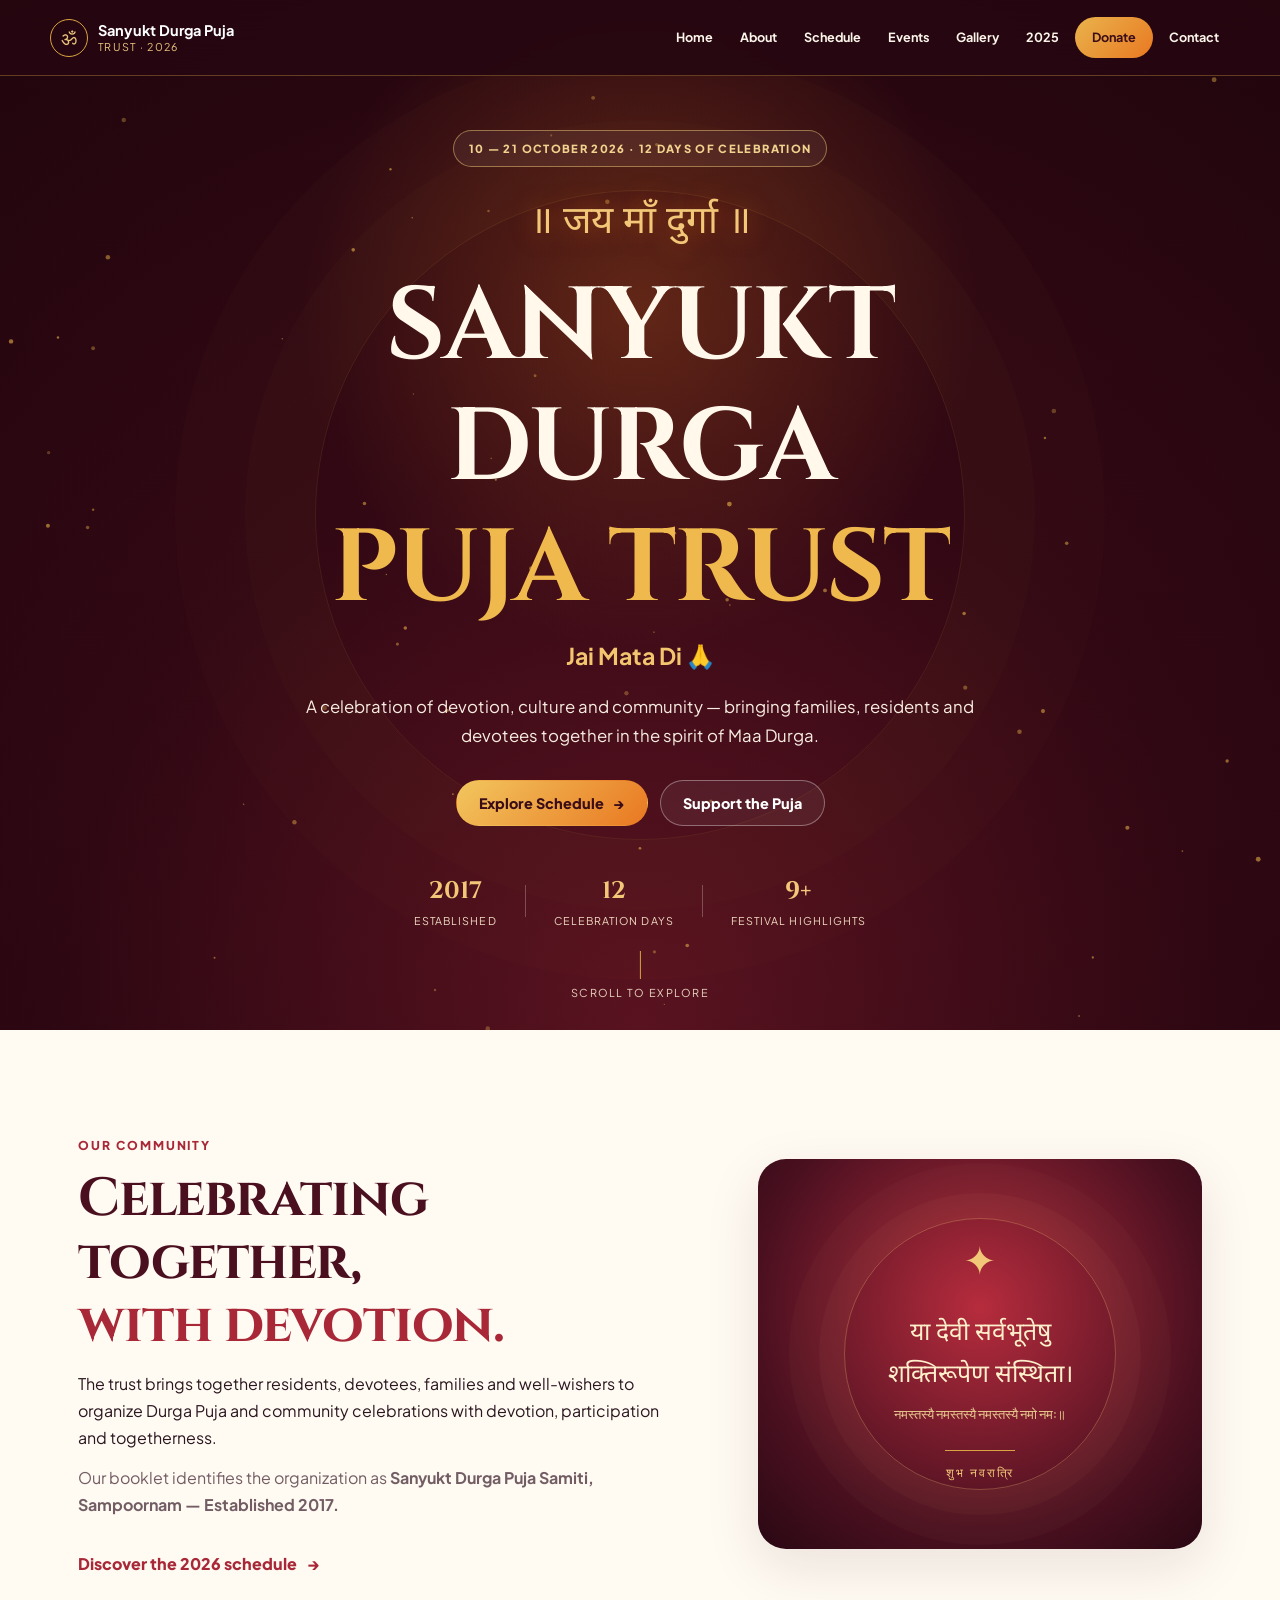
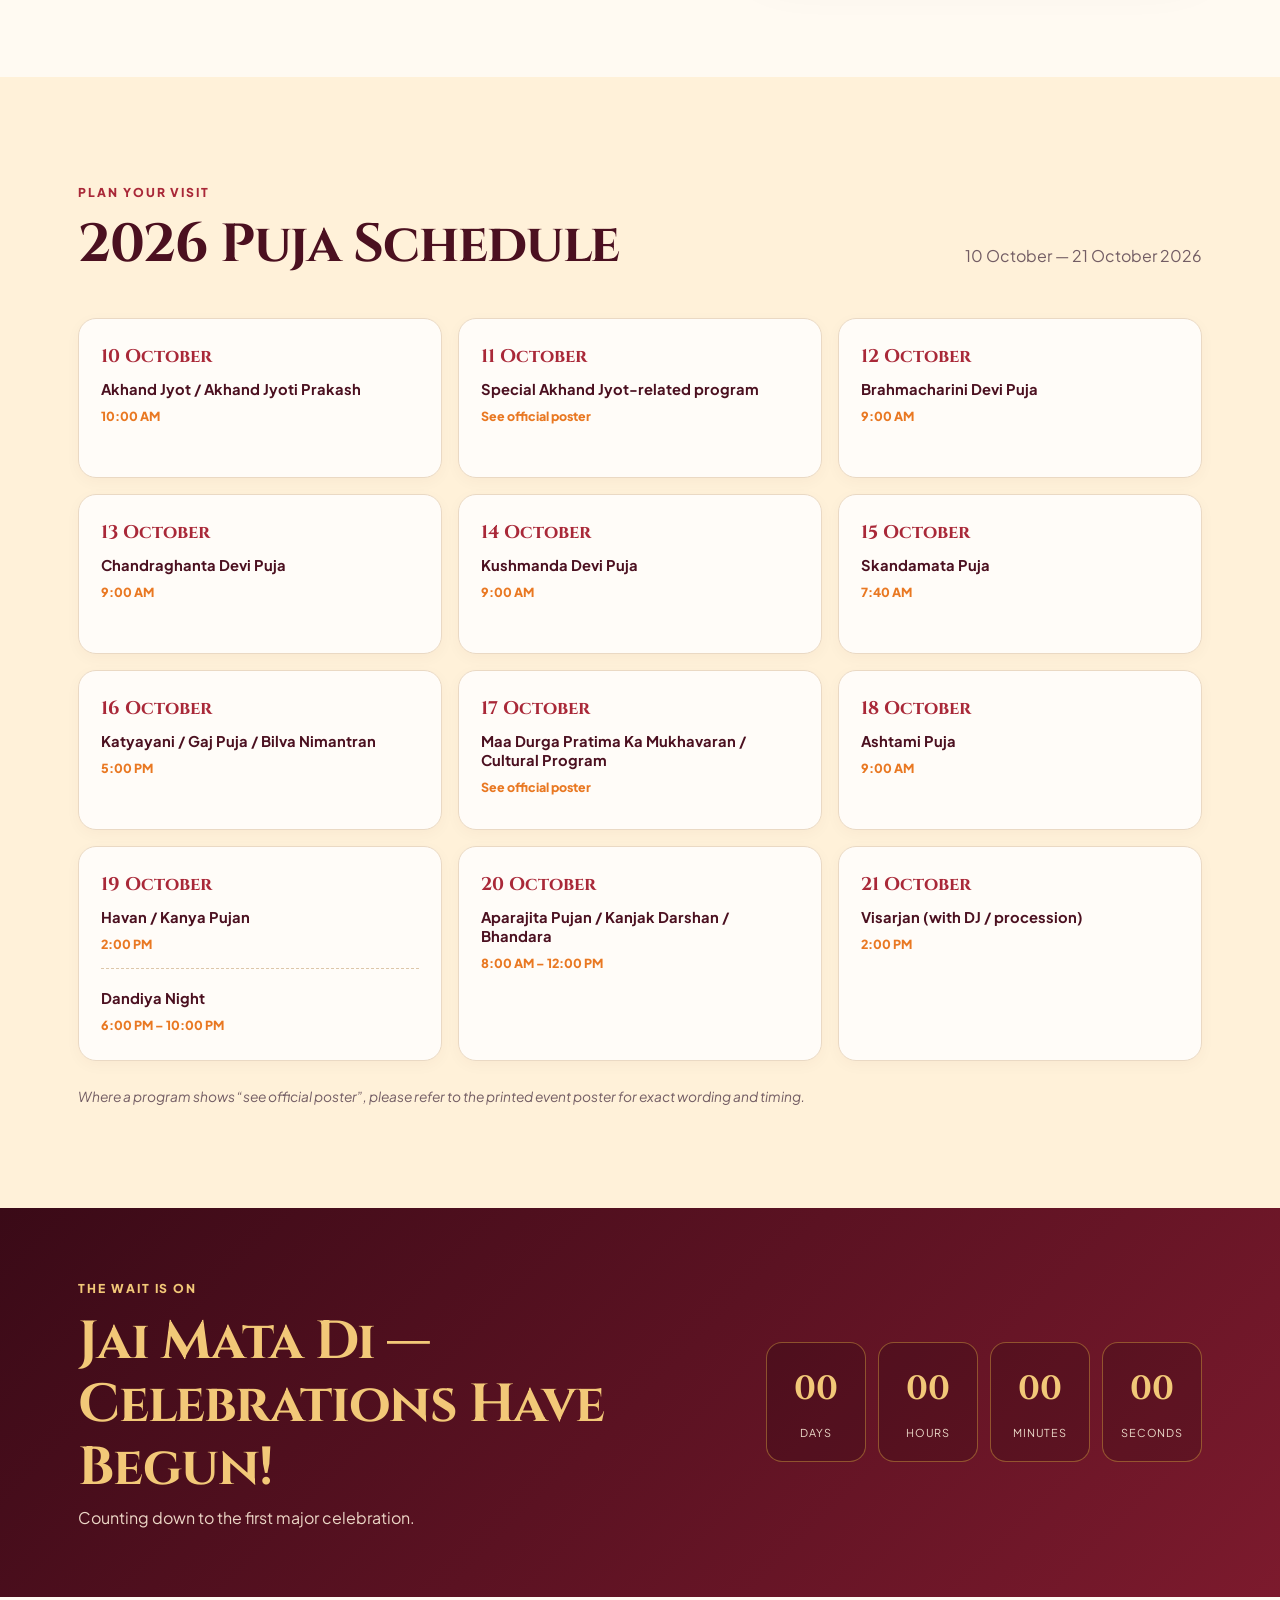
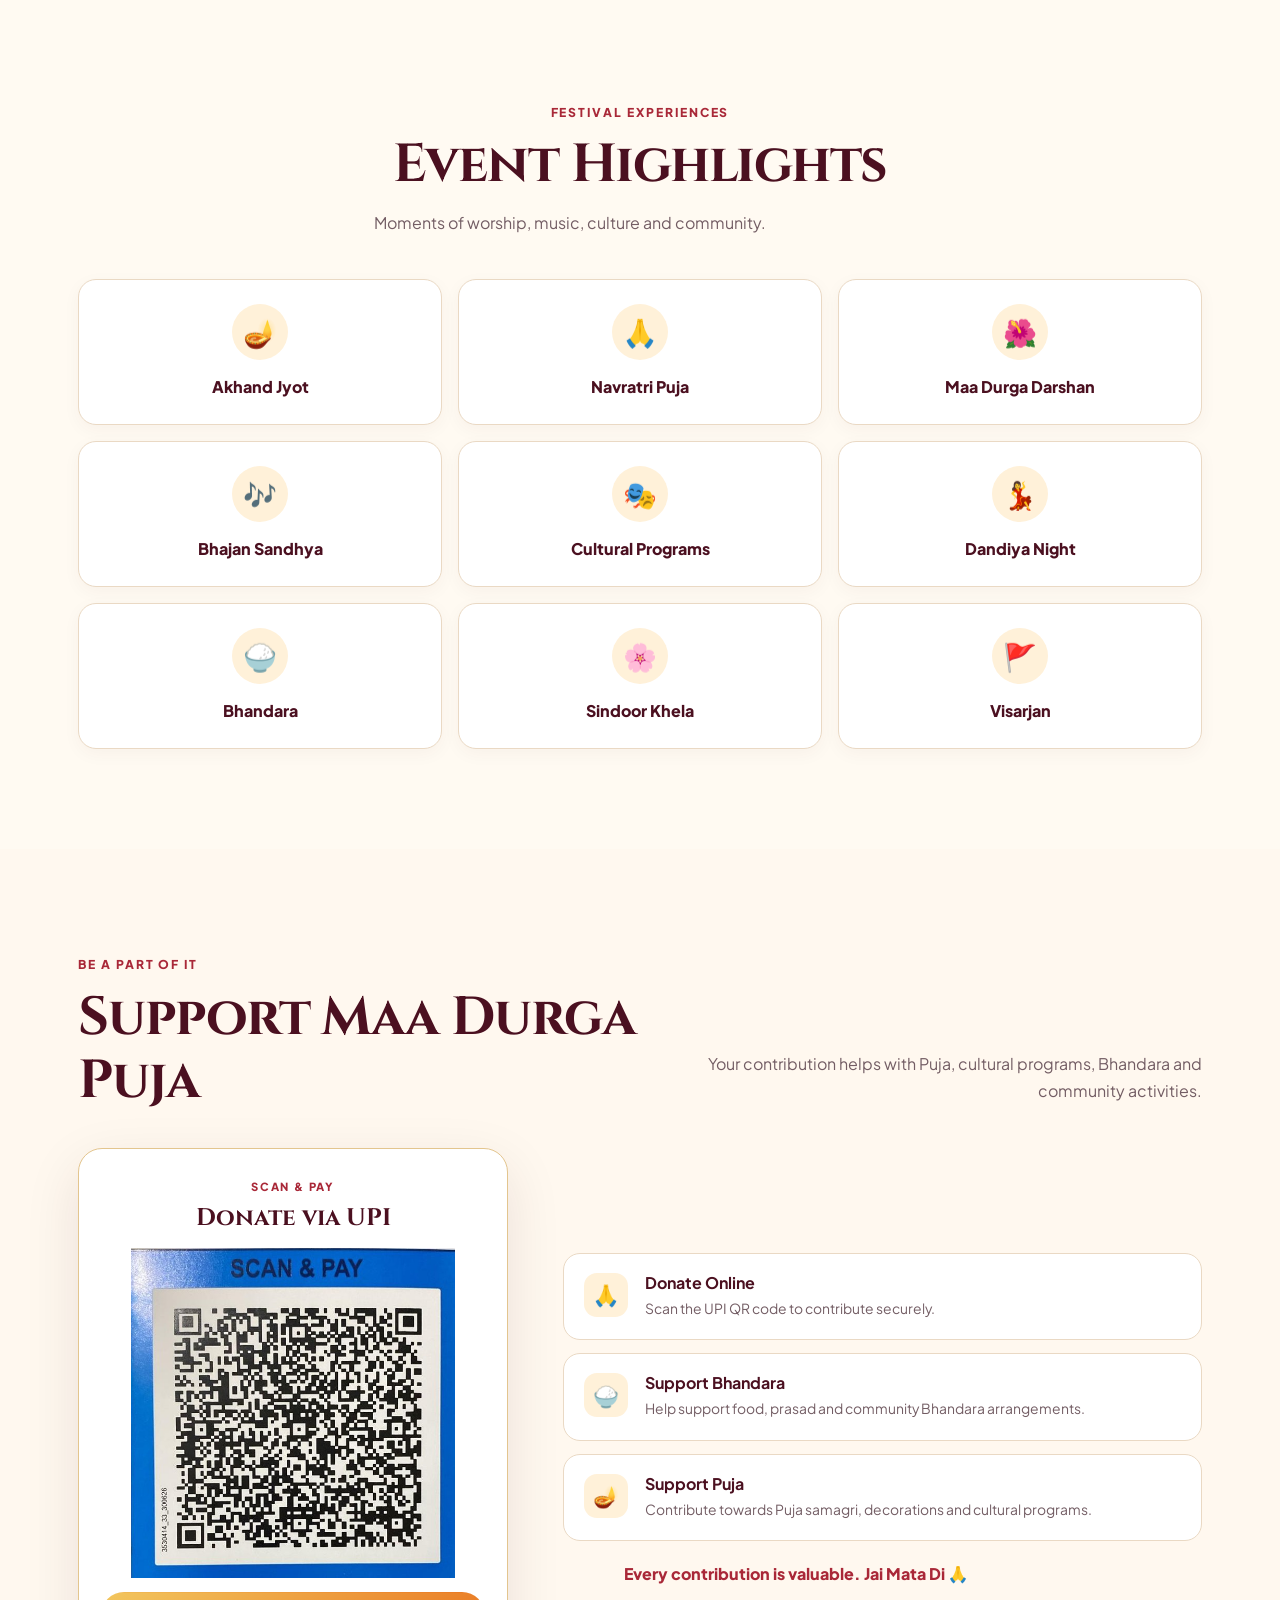
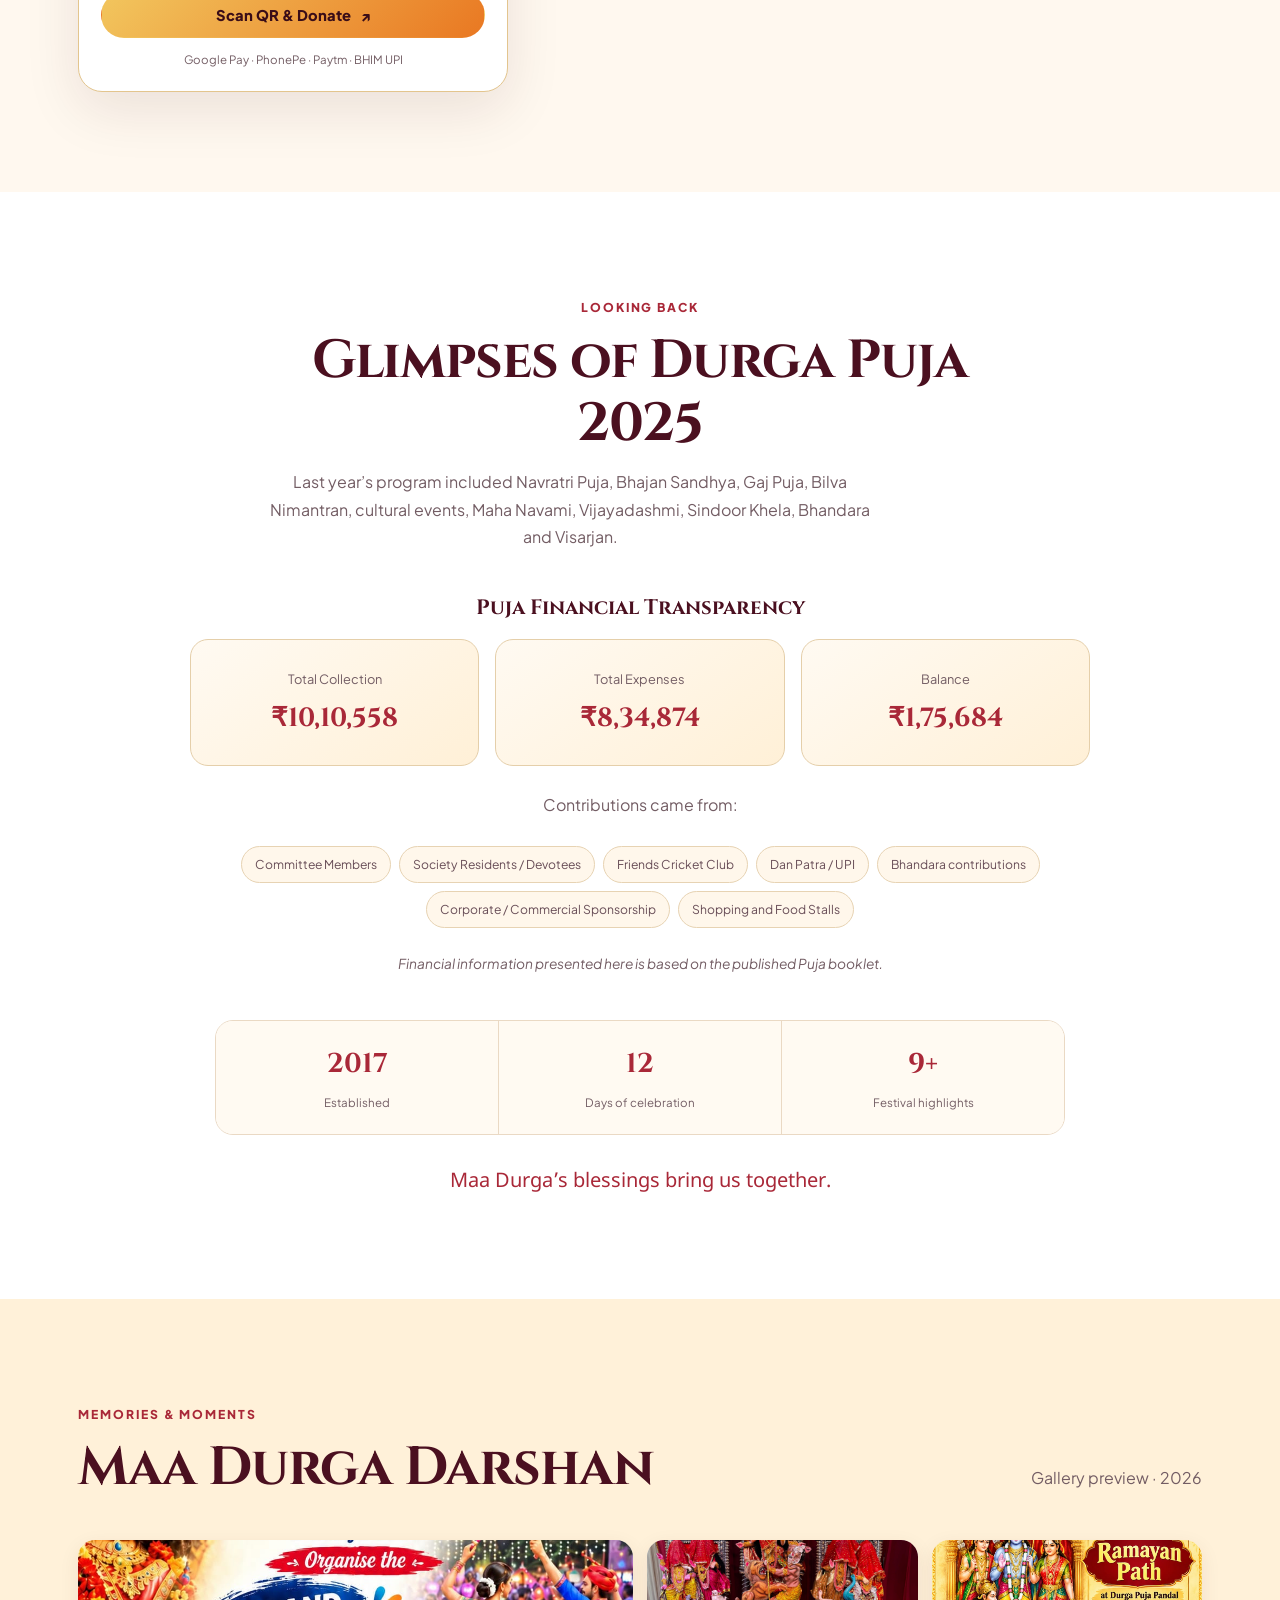
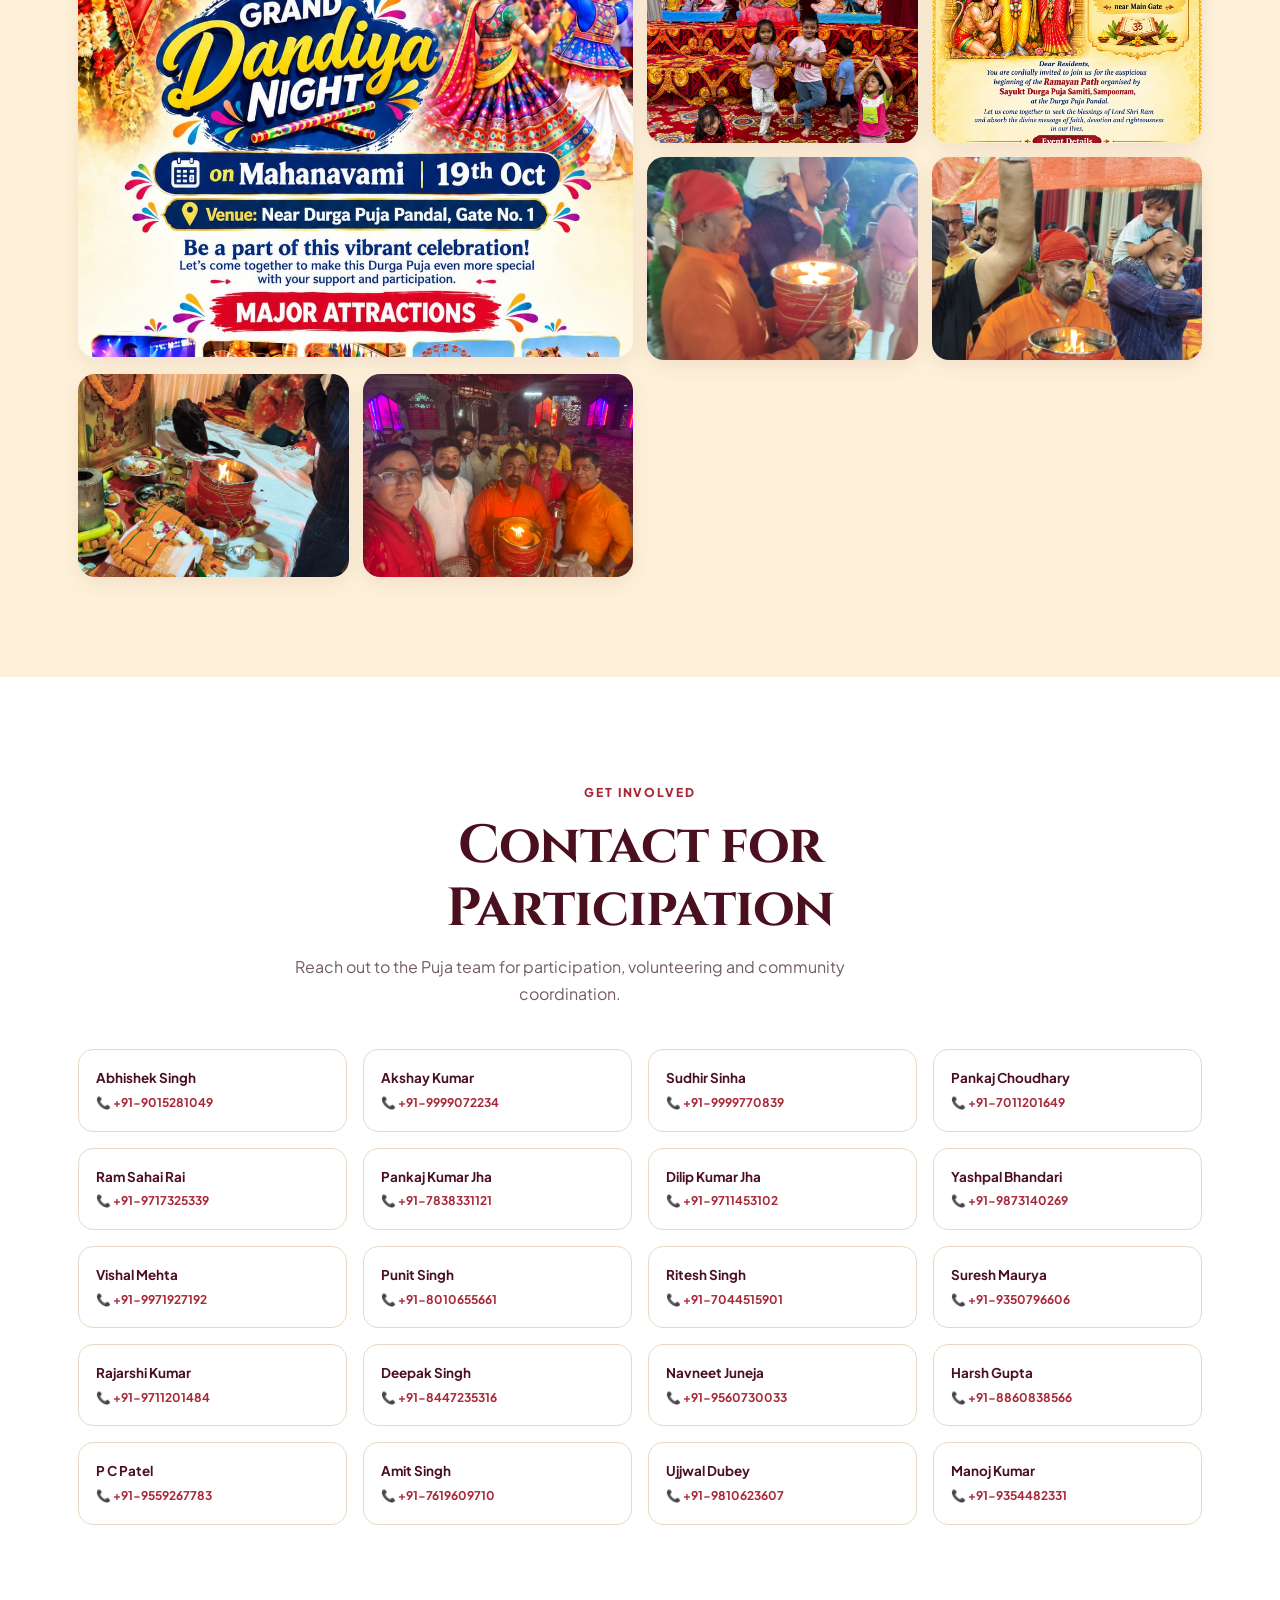
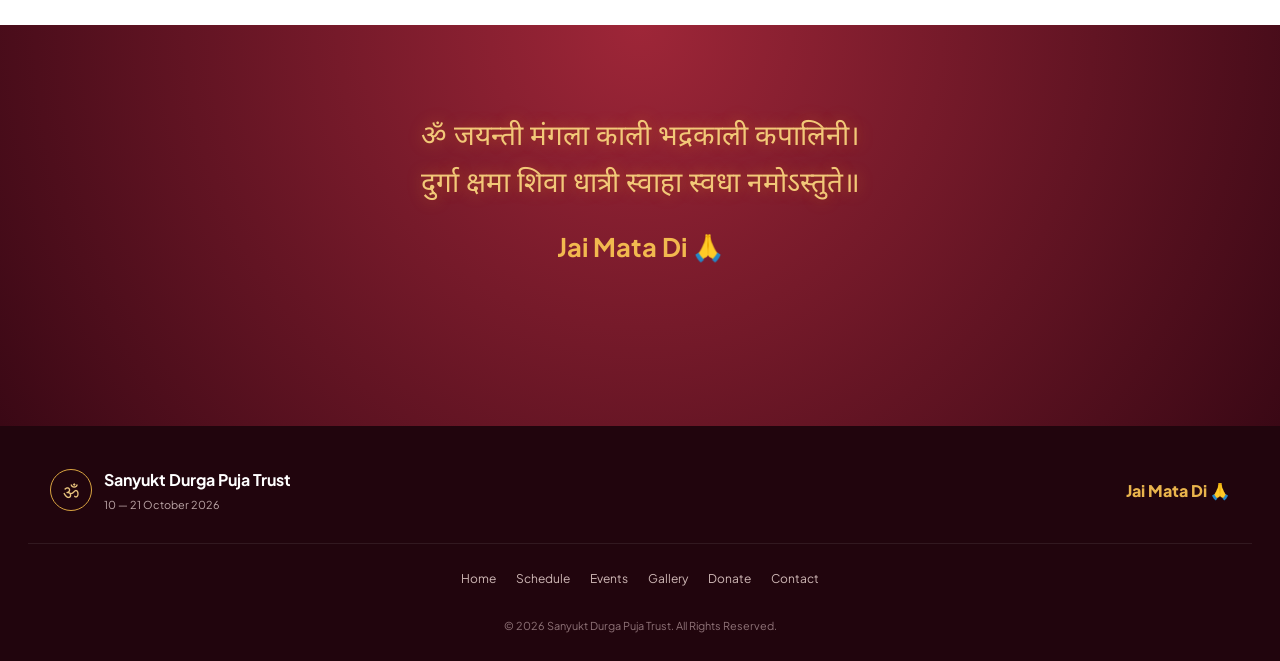
<file: index.html>
<!DOCTYPE html>
<html lang="en">
<head>
<meta charset="UTF-8">
<meta name="viewport" content="width=device-width, initial-scale=1">
<title>Sanyukt Durga Puja Trust 2026 | Jai Mata Di</title>
<meta name="description" content="Sanyukt Durga Puja Trust 2026 — Puja schedule, events, gallery, donation and community contacts. 10–21 October 2026.">
<link rel="preconnect" href="https://fonts.googleapis.com">
<link rel="preconnect" href="https://fonts.gstatic.com" crossorigin>
<link href="https://fonts.googleapis.com/css2?family=Cinzel:wght@500;600;700&family=Noto+Sans+Devanagari:wght@400;500;600;700&family=Plus+Jakarta+Sans:wght@400;500;600;700&display=swap" rel="stylesheet">
<link rel="stylesheet" href="style.css">
</head>
<body>
<header class="nav" id="nav">
  <a class="brand" href="#home" aria-label="Sanyukt Durga Puja Trust home">
    <span class="brand-mark">ॐ</span>
    <span><b>Sanyukt Durga Puja</b><small>Trust · 2026</small></span>
  </a>
  <button class="burger" id="burger" aria-label="Open navigation menu" aria-expanded="false" aria-controls="menu">
    <span></span><span></span><span></span>
  </button>
  <nav id="menu" aria-label="Main navigation">
    <a href="#home">Home</a>
    <a href="#about">About</a>
    <a href="#schedule">Schedule</a>
    <a href="#events">Events</a>
    <a href="#gallery">Gallery</a>
    <a href="#previous">2025</a>
    <a class="nav-donate" href="#donate">Donate</a>
    <a href="#contact">Contact</a>
  </nav>
</header>

<main>
<section class="hero" id="home">
  <canvas id="sparks" aria-hidden="true"></canvas>
  <div class="hero-glow"></div>
  <div class="hero-in">
    <span class="hero-pill">10 — 21 OCTOBER 2026 · 12 DAYS OF CELEBRATION</span>
    <p class="deva">॥ जय माँ दुर्गा ॥</p>
    <h1>Sanyukt Durga<br><span>Puja Trust</span></h1>
    <p class="jmd">Jai Mata Di <span>🙏</span></p>
    <p class="lead">A celebration of devotion, culture and community — bringing families, residents and devotees together in the spirit of Maa Durga.</p>
    <div class="btns">
      <a class="btn gold" href="#schedule">Explore Schedule <span>→</span></a>
      <a class="btn ghost" href="#donate">Support the Puja</a>
    </div>
    <div class="hero-stats">
      <div><b>2017</b><span>Established</span></div>
      <i></i>
      <div><b>12</b><span>Celebration Days</span></div>
      <i></i>
      <div><b>9+</b><span>Festival Highlights</span></div>
    </div>
  </div>
  <div class="scroll-hint" aria-hidden="true"><span></span> Scroll to explore</div>
  <div class="diya" aria-hidden="true"><i></i></div>
</section>

<section class="sec about-sec" id="about">
  <div class="wrap about-grid">
    <div class="section-intro">
      <span class="eyebrow">OUR COMMUNITY</span>
      <h2>Celebrating together,<br><em>with devotion.</em></h2>
      <p>The trust brings together residents, devotees, families and well-wishers to organize Durga Puja and community celebrations with devotion, participation and togetherness.</p>
      <p class="muted">Our booklet identifies the organization as <strong>Sanyukt Durga Puja Samiti, Sampoornam — Established 2017.</strong></p>
      <a class="text-link" href="#schedule">Discover the 2026 schedule <span>→</span></a>
    </div>
    <div class="mantra-card">
      <div class="mandala">✦</div>
      <p class="deva">या देवी सर्वभूतेषु<br>शक्तिरूपेण संस्थिता।</p>
      <small>नमस्तस्यै नमस्तस्यै नमस्तस्यै नमो नमः॥</small>
      <div class="card-line"></div>
      <span>शुभ नवरात्रि</span>
    </div>
  </div>
</section>

<section class="sec schedule-sec" id="schedule">
  <div class="wrap">
    <div class="section-head">
      <div>
        <span class="eyebrow">PLAN YOUR VISIT</span>
        <h2>2026 Puja Schedule</h2>
      </div>
      <p>10 October — 21 October 2026</p>
    </div>
    <div class="timeline" id="timeline"></div>
    <p class="note">Where a program shows “see official poster”, please refer to the printed event poster for exact wording and timing.</p>
  </div>
</section>

<section class="sec count" id="countdown">
  <div class="wrap countdown-wrap">
    <div>
      <span class="eyebrow light">THE WAIT IS ON</span>
      <h2 id="cd-title">Maa Durga is Coming!</h2>
      <p>Counting down to the first major celebration.</p>
    </div>
    <div class="cd" id="cd">
      <div><b id="d">00</b><span>Days</span></div>
      <div><b id="h">00</b><span>Hours</span></div>
      <div><b id="m">00</b><span>Minutes</span></div>
      <div><b id="s">00</b><span>Seconds</span></div>
    </div>
  </div>
</section>

<section class="sec" id="events">
  <div class="wrap">
    <div class="center section-title">
      <span class="eyebrow">FESTIVAL EXPERIENCES</span>
      <h2>Event Highlights</h2>
      <p>Moments of worship, music, culture and community.</p>
    </div>
    <div class="grid ev" id="evgrid"></div>
  </div>
</section>

<section class="sec donate-sec" id="donate">
  <div class="wrap">
    <div class="section-head donate-head">
      <div>
        <span class="eyebrow">BE A PART OF IT</span>
        <h2>Support Maa Durga Puja</h2>
      </div>
      <p>Your contribution helps with Puja, cultural programs, Bhandara and community activities.</p>
    </div>
    <div class="don">
      <div class="qrcard">
        <span class="qr-label">SCAN & PAY</span>
        <h3>Donate via UPI</h3>
        <button class="qrbtn" id="qrOpen" aria-label="Tap to enlarge the donation QR code">
          <img src="assets/qr-donation.jpg" alt="Donation QR code for Sanyukt Durga Puja Trust" width="720" height="1280">
        </button>
        <button class="btn gold big" id="qrOpen2">Scan QR & Donate <span>↗</span></button>
        <small>Google Pay · PhonePe · Paytm · BHIM UPI</small>
      </div>
      <div class="dcards">
        <article><span class="mini-icon">🙏</span><div><h3>Donate Online</h3><p>Scan the UPI QR code to contribute securely.</p></div></article>
        <a class="dcard-link" href="bhandara.html"><article><span class="mini-icon">🍚</span><div><h3>Support Bhandara</h3><p>Help support food, prasad and community Bhandara arrangements.</p></div></article></a>
        <article><span class="mini-icon">🪔</span><div><h3>Support Puja</h3><p>Contribute towards Puja samagri, decorations and cultural programs.</p></div></article>
        <p class="thanks">Every contribution is valuable. Jai Mata Di 🙏</p>
      </div>
    </div>
  </div>
</section>

<section class="sec previous-sec" id="previous">
  <div class="wrap">
    <div class="section-title center">
      <span class="eyebrow">LOOKING BACK</span>
      <h2>Glimpses of Durga Puja 2025</h2>
      <p>Last year’s program included Navratri Puja, Bhajan Sandhya, Gaj Puja, Bilva Nimantran, cultural events, Maha Navami, Vijayadashmi, Sindoor Khela, Bhandara and Visarjan.</p>
    </div>
    <h3 class="subheading">Puja Financial Transparency</h3>
    <div class="grid fin">
      <div><span>Total Collection</span><b>₹10,10,558</b></div>
      <div><span>Total Expenses</span><b>₹8,34,874</b></div>
      <div><span>Balance</span><b>₹1,75,684</b></div>
    </div>
    <p class="center sub">Contributions came from:</p>
    <ul class="chips">
      <li>Committee Members</li><li>Society Residents / Devotees</li><li>Friends Cricket Club</li><li>Dan Patra / UPI</li><li>Bhandara contributions</li><li>Corporate / Commercial Sponsorship</li><li>Shopping and Food Stalls</li>
    </ul>
    <p class="note center">Financial information presented here is based on the published Puja booklet.</p>
    <div class="celebrate-strip">
      <div><b>2017</b><span>Established</span></div>
      <div><b>12</b><span>Days of celebration</span></div>
      <div><b>9+</b><span>Festival highlights</span></div>
    </div>
    <p class="center quote">Maa Durga’s blessings bring us together.</p>
  </div>
</section>

<section class="sec gallery-sec" id="gallery">
  <div class="wrap">
    <div class="section-head">
      <div>
        <span class="eyebrow">MEMORIES & MOMENTS</span>
        <h2>Maa Durga Darshan</h2>
      </div>
      <p>Gallery preview · 2026</p>
    </div>
    <div class="gal" id="gal"></div>
  </div>
</section>

<section class="sec contact-sec" id="contact">
  <div class="wrap">
    <div class="section-title center">
      <span class="eyebrow">GET INVOLVED</span>
      <h2>Contact for Participation</h2>
      <p>Reach out to the Puja team for participation, volunteering and community coordination.</p>
    </div>
    <div class="grid ct" id="ct"></div>
  </div>
</section>

<section class="devo">
  <div class="wrap center">
    <p class="deva big">ॐ जयन्ती मंगला काली भद्रकाली कपालिनी।<br>दुर्गा क्षमा शिवा धात्री स्वाहा स्वधा नमोऽस्तुते॥</p>
    <h3>Jai Mata Di 🙏</h3>
    <div class="diyas" aria-hidden="true"><div class="diya"><i></i></div><div class="diya"><i></i></div><div class="diya"><i></i></div></div>
  </div>
</section>
</main>

<footer>
  <div class="footer-main">
    <div class="footer-brand"><span class="brand-mark">ॐ</span><div><strong>Sanyukt Durga Puja Trust</strong><small>10 — 21 October 2026</small></div></div>
    <p>Jai Mata Di 🙏</p>
  </div>
  <nav aria-label="Footer"><a href="#home">Home</a><a href="#schedule">Schedule</a><a href="#events">Events</a><a href="#gallery">Gallery</a><a href="#donate">Donate</a><a href="#contact">Contact</a></nav>
  <small>© 2026 Sanyukt Durga Puja Trust. All Rights Reserved.</small>
</footer>

<div class="lb" id="lb" role="dialog" aria-modal="true" aria-label="Image viewer" hidden>
  <button class="x" id="lbx" aria-label="Close">✕</button>
  <button class="pv" id="lbp" aria-label="Previous">‹</button>
  <img id="lbimg" alt="">
  <button class="nx" id="lbn" aria-label="Next">›</button>
</div>
<script src="script.js"></script>
</body>
</html>
</file>
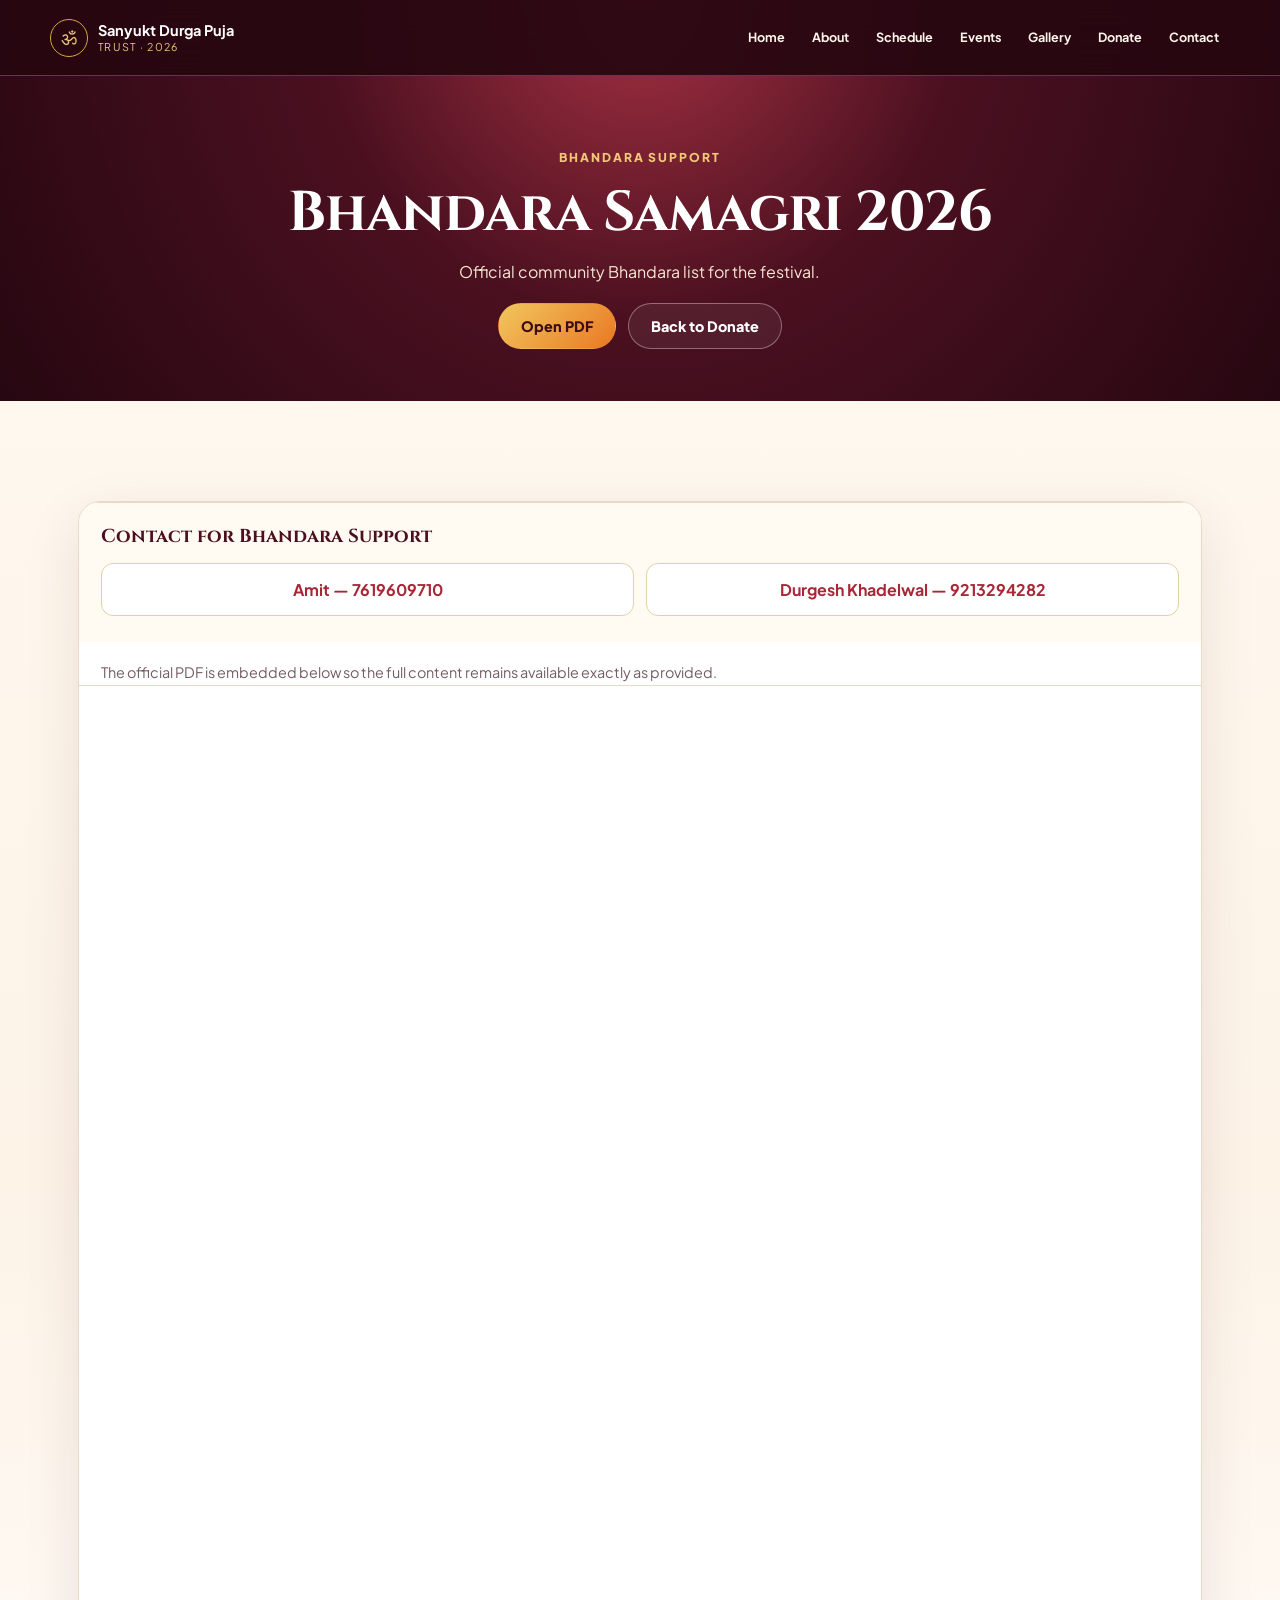
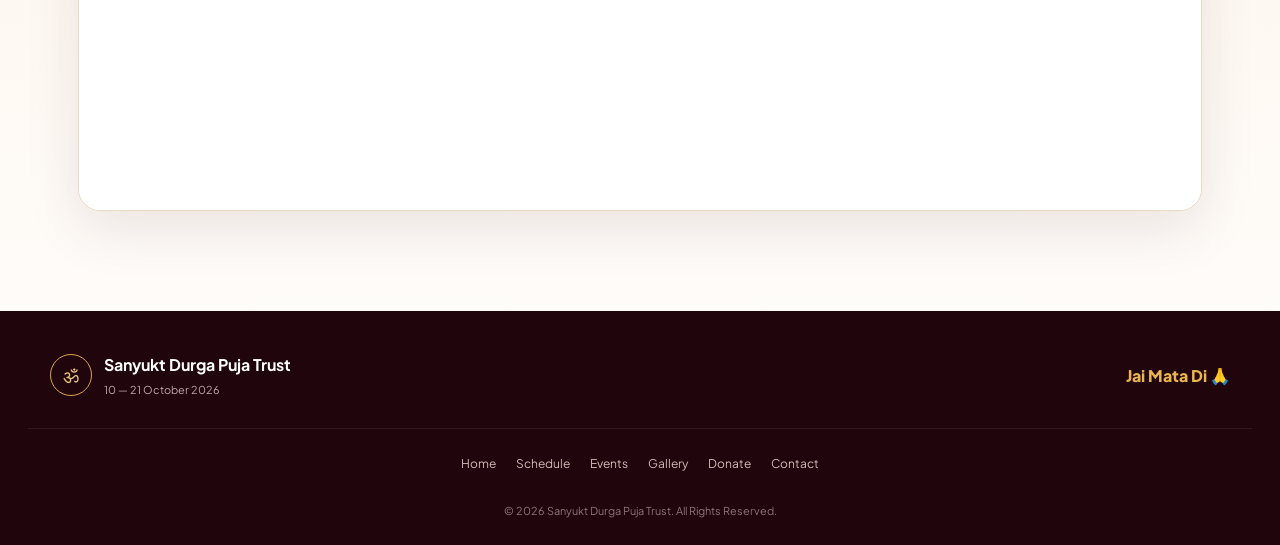
<file: bhandara.html>
<!DOCTYPE html>
<html lang="en">
<head>
  <meta charset="UTF-8">
  <meta name="viewport" content="width=device-width, initial-scale=1">
  <title>Bhandara Samagri 2026 | Sanyukt Durga Puja Trust</title>
  <meta name="description" content="Bhandara Samagri list for Sanyukt Durga Puja Trust 2026. Official food and item list for the community Bhandara.">
  <link rel="preconnect" href="https://fonts.googleapis.com">
  <link rel="preconnect" href="https://fonts.gstatic.com" crossorigin>
  <link href="https://fonts.googleapis.com/css2?family=Cinzel:wght@500;600;700&family=Noto+Sans+Devanagari:wght@400;500;600;700&family=Plus+Jakarta+Sans:wght@400;500;600;700&display=swap" rel="stylesheet">
  <link rel="stylesheet" href="style.css">
</head>
<body class="doc-page">
  <header class="nav" id="nav">
    <a class="brand" href="index.html#home" aria-label="Sanyukt Durga Puja Trust home">
      <span class="brand-mark">ॐ</span>
      <span><b>Sanyukt Durga Puja</b><small>Trust · 2026</small></span>
    </a>
    <nav aria-label="Main navigation">
      <a href="index.html#home">Home</a>
      <a href="index.html#about">About</a>
      <a href="index.html#schedule">Schedule</a>
      <a href="index.html#events">Events</a>
      <a href="index.html#gallery">Gallery</a>
      <a href="index.html#donate">Donate</a>
      <a href="index.html#contact">Contact</a>
    </nav>
  </header>

  <main>
    <section class="page-hero">
      <div class="wrap">
        <div class="doc-meta">
          <span class="eyebrow">Bhandara Support</span>
          <h1>Bhandara Samagri 2026</h1>
          <p>Official community Bhandara list for the festival.</p>
          <div class="doc-actions">
            <a class="btn gold" href="assets/Bhandara%20Samagri_2026%208th%20Oct-26.pdf" target="_blank" rel="noopener">Open PDF</a>
            <a class="btn ghost" href="index.html#donate">Back to Donate</a>
          </div>
        </div>
      </div>
    </section>

    <section class="sec">
      <div class="wrap">
        <div class="doc-card">
          <div class="bhandara-contacts">
            <h3>Contact for Bhandara Support</h3>
            <div class="bhandara-contact-grid">
              <a href="tel:+917619609710">Amit — 7619609710</a>
              <a href="tel:+919213294282">Durgesh Khadelwal — 9213294282</a>
            </div>
          </div>
          <div class="doc-note">The official PDF is embedded below so the full content remains available exactly as provided.</div>
          <div class="doc-viewer">
            <iframe
              src="assets/Bhandara%20Samagri_2026%208th%20Oct-26.pdf"
              title="Bhandara Samagri PDF"
              loading="lazy"
              aria-label="Bhandara Samagri PDF viewer"></iframe>
          </div>
        </div>
      </div>
    </section>
  </main>

  <footer>
    <div class="footer-main">
      <div class="footer-brand"><span class="brand-mark">ॐ</span><div><strong>Sanyukt Durga Puja Trust</strong><small>10 — 21 October 2026</small></div></div>
      <p>Jai Mata Di 🙏</p>
    </div>
    <nav aria-label="Footer"><a href="index.html#home">Home</a><a href="index.html#schedule">Schedule</a><a href="index.html#events">Events</a><a href="index.html#gallery">Gallery</a><a href="index.html#donate">Donate</a><a href="index.html#contact">Contact</a></nav>
    <small>© 2026 Sanyukt Durga Puja Trust. All Rights Reserved.</small>
  </footer>
</body>
</html>
</file>
<file: style.css>
:root{
  --maroon:#4b1020; --deep:#260711; --red:#a92838; --saffron:#e97822; --gold:#d9a441;
  --cream:#fffaf2; --paper:#ffffff; --ink:#2a1720; --muted:#735d64; --line:#ead9c4;
  --nav:76px; --shadow:0 18px 55px rgba(61,18,30,.10);
}
*{box-sizing:border-box;margin:0}
html{scroll-behavior:smooth;scroll-padding-top:calc(var(--nav) + 14px)}
body{font-family:"Plus Jakarta Sans",sans-serif;background:var(--cream);color:var(--ink);line-height:1.7;overflow-x:hidden;font-size:16px}
a{color:inherit}:focus-visible{outline:3px solid var(--saffron);outline-offset:3px}
.deva{font-family:"Noto Sans Devanagari",sans-serif}
h1,h2{font-family:"Cinzel",serif;line-height:1.18;letter-spacing:-.02em}
h2{font-size:clamp(2rem,4.5vw,3.35rem);color:var(--maroon);margin-bottom:.75rem}
h3{color:var(--maroon);line-height:1.3}
.wrap{width:min(1180px,100%);margin:auto;padding:0 28px}.narrow{max-width:820px}.center{text-align:center}
.sec{padding:100px 0;position:relative}.sec.alt{background:#fff1d9}
.eyebrow{display:inline-block;color:var(--red);font-size:.76rem;font-weight:800;letter-spacing:.16em;text-transform:uppercase;margin-bottom:12px}
.eyebrow.light{color:#f2c878}
.section-title{max-width:760px;margin:0 auto 42px}.section-title p,.section-head>p{color:var(--muted);max-width:620px}
.section-head{display:flex;align-items:end;justify-content:space-between;gap:30px;margin-bottom:40px}
.section-head>p{margin-bottom:9px;text-align:right}
.section-head h2{margin:0}
.sub{max-width:760px;margin:0 auto 28px;color:var(--muted)}.muted{color:var(--muted)}
.note{font-size:.86rem;color:var(--muted);margin-top:24px;font-style:italic}
.quote{font-family:"Noto Sans Devanagari","Plus Jakarta Sans";font-size:1.25rem;color:var(--red);margin-top:30px}
.nav{position:fixed;inset:0 0 auto 0;height:var(--nav);z-index:50;display:flex;align-items:center;justify-content:space-between;padding:0 max(24px,calc((100vw - 1180px)/2));background:rgba(38,7,17,.92);backdrop-filter:blur(18px);border-bottom:1px solid rgba(217,164,65,.35)}
.brand{color:#fff;text-decoration:none;display:flex;align-items:center;gap:10px;line-height:1.1}.brand b{display:block;font-size:.91rem}.brand small{display:block;color:#e9c47d;font-size:.67rem;letter-spacing:.12em;text-transform:uppercase;margin-top:3px}
.brand-mark{display:grid;place-items:center;width:38px;height:38px;border:1px solid #d9a441;border-radius:50%;color:#e9c47d;font-size:1.2rem}
.nav nav{display:flex;align-items:center;gap:5px}.nav nav a{color:#fdf5ea;text-decoration:none;font-size:.79rem;font-weight:700;padding:10px 11px;border-radius:99px;transition:.2s}.nav nav a:hover{color:#f4ca75;background:rgba(255,255,255,.07)}
.nav .nav-donate{background:linear-gradient(135deg,#e9b44c,#e97822);color:#3b0d18;padding:10px 17px}.nav .nav-donate:hover{color:#3b0d18;transform:translateY(-1px)}
.burger{display:none;background:none;border:0;padding:8px;cursor:pointer}.burger span{display:block;width:25px;height:2px;background:#e9c47d;margin:5px 0;transition:.25s}
.hero{min-height:100svh;display:grid;place-items:center;text-align:center;color:#fff;position:relative;overflow:hidden;padding:130px 28px 100px;background:radial-gradient(circle at 50% 30%,rgba(233,120,34,.33),transparent 35%),radial-gradient(circle at 50% 100%,#7e1b2c 0,#3b0a17 48%,#21050d 100%)}
.hero:after{content:"";position:absolute;inset:0;background:linear-gradient(180deg,rgba(18,2,8,.08),rgba(18,2,8,.34));pointer-events:none}.hero-glow{position:absolute;width:650px;height:650px;border:1px solid rgba(217,164,65,.16);border-radius:50%;box-shadow:0 0 0 70px rgba(217,164,65,.025),0 0 0 140px rgba(217,164,65,.018)}
#sparks{position:absolute;inset:0;width:100%;height:100%;z-index:1}.hero-in{position:relative;z-index:2;max-width:850px;animation:rise 1s ease both}
.hero-pill{display:inline-block;border:1px solid rgba(238,199,118,.5);background:rgba(255,255,255,.06);backdrop-filter:blur(8px);padding:8px 15px;border-radius:99px;color:#f1d38f;font-size:.7rem;font-weight:800;letter-spacing:.12em;margin-bottom:25px}
.hero .deva{font-size:clamp(1.5rem,4vw,2.4rem);color:#f2c878;text-shadow:0 0 24px rgba(233,120,34,.5)}
.hero h1{font-size:clamp(2.8rem,8vw,6.4rem);margin:10px 0 6px;color:#fff8eb;text-transform:uppercase}
.hero h1 span{color:#f0b94e}
.jmd{font-size:1.45rem;color:#f3c56e;font-weight:700}.lead{margin:18px auto 30px;max-width:690px;font-size:1.05rem;color:#f9ede2}
.btns{display:flex;gap:12px;justify-content:center;flex-wrap:wrap}.btn{display:inline-flex;align-items:center;justify-content:center;gap:9px;padding:13px 22px;border-radius:99px;font-weight:800;text-decoration:none;border:1px solid rgba(217,164,65,.8);cursor:pointer;font:800 .9rem "Plus Jakarta Sans";transition:transform .2s,box-shadow .2s,background .2s}.btn.gold{background:linear-gradient(135deg,#f2c65e,#e97822);color:#3a0d18;border-color:transparent}.btn.ghost{color:#fff;background:rgba(255,255,255,.06);border-color:rgba(255,255,255,.35)}.btn:hover{transform:translateY(-3px);box-shadow:0 12px 30px rgba(233,120,34,.25)}
.hero-stats{display:flex;align-items:center;justify-content:center;gap:28px;margin-top:45px;color:#efd9c0}.hero-stats div{display:flex;flex-direction:column}.hero-stats b{font-family:"Cinzel";font-size:1.5rem;color:#f2c878}.hero-stats span{font-size:.67rem;text-transform:uppercase;letter-spacing:.1em}.hero-stats i{width:1px;height:32px;background:rgba(255,255,255,.25)}
.scroll-hint{position:absolute;bottom:28px;left:50%;transform:translateX(-50%);z-index:2;font-size:.68rem;text-transform:uppercase;letter-spacing:.12em;color:#e8d3bd;display:flex;flex-direction:column;gap:5px;align-items:center}.scroll-hint span{width:1px;height:28px;background:#d9a441}
.diya{position:absolute;bottom:38px;left:50%;width:46px;height:18px;margin-left:-23px;background:#d9a441;border-radius:0 0 46px 46px;z-index:3;display:none}.diya i{position:absolute;left:50%;bottom:16px;width:14px;height:28px;margin-left:-7px;background:radial-gradient(#fff6c0,#e97822 60%,transparent 72%);border-radius:50%;filter:drop-shadow(0 0 12px #ffb84a);animation:flick 1.6s ease-in-out infinite alternate}
.about-grid{display:grid;grid-template-columns:1.15fr .85fr;gap:80px;align-items:center}.section-intro p{max-width:650px;margin-bottom:13px}.section-intro h2 em{color:var(--red);font-style:normal}.text-link{display:inline-flex;gap:10px;color:var(--red);font-weight:800;text-decoration:none;margin-top:18px}.text-link span{transition:.2s}.text-link:hover span{transform:translateX(4px)}
.mantra-card{min-height:390px;border-radius:28px;background:radial-gradient(circle at 50% 38%,#b62c3d,#4b1020 68%,#290813);color:#fff;text-align:center;display:flex;flex-direction:column;align-items:center;justify-content:center;padding:45px;box-shadow:var(--shadow);position:relative;overflow:hidden}.mantra-card:before{content:"";position:absolute;width:270px;height:270px;border:1px solid rgba(242,200,120,.3);border-radius:50%;box-shadow:0 0 0 25px rgba(242,200,120,.03),0 0 0 55px rgba(242,200,120,.025)}.mandala{font-size:2.5rem;color:#f2c878;margin-bottom:20px;z-index:1}.mantra-card .deva{font-size:1.55rem;line-height:1.7;color:#fff0cc;z-index:1}.mantra-card small{color:#e8c98e;margin-top:6px;z-index:1}.card-line{width:70px;height:1px;background:#d9a441;margin:24px 0 12px;z-index:1}.mantra-card>span{font-size:.72rem;text-transform:uppercase;letter-spacing:.18em;color:#f2c878;z-index:1}
.schedule-sec{background:#fff1d9}.timeline{display:grid;grid-template-columns:repeat(3,1fr);gap:16px}.tl{background:rgba(255,255,255,.82);border:1px solid var(--line);border-radius:18px;padding:22px;min-height:160px;transition:.25s;box-shadow:0 4px 15px rgba(75,16,32,.035)}.tl:hover{transform:translateY(-4px);box-shadow:0 15px 35px rgba(75,16,32,.10);border-color:#d9a441}.tl .dt{font-family:"Cinzel";color:var(--red);font-size:1.15rem;font-weight:700}.tl h3{font-size:.92rem;margin:8px 0 2px}.tl .tm{color:var(--saffron);font-size:.78rem;font-weight:800}.tl ul{list-style:none;padding:0}.tl li+li{margin-top:12px;padding-top:12px;border-top:1px dashed #ddc7aa}
.count{background:linear-gradient(135deg,#3a0a17,#7c1a2d);color:#fff;padding:65px 0}.count h2{color:#f2c878;margin:0}.count p{color:#ecd6c6;margin-top:4px}.countdown-wrap{display:flex;align-items:center;justify-content:space-between;gap:40px}.cd{display:flex;gap:12px}.cd div{width:100px;padding:17px 8px;border:1px solid rgba(217,164,65,.45);border-radius:16px;background:rgba(0,0,0,.16);text-align:center}.cd b{display:block;font-family:"Cinzel";font-size:2.1rem;color:#f2c878}.cd span{font-size:.68rem;text-transform:uppercase;letter-spacing:.08em;color:#ead8c7}
.grid{display:grid;gap:16px}.ev{grid-template-columns:repeat(3,1fr)}.ev div{background:#fff;border:1px solid var(--line);border-radius:18px;padding:24px;text-align:center;color:var(--maroon);font-weight:800;transition:.25s;box-shadow:0 5px 18px rgba(75,16,32,.04)}.ev div:hover{transform:translateY(-5px);box-shadow:0 15px 30px rgba(75,16,32,.1);border-color:#d9a441}.ev em{display:grid;place-items:center;width:56px;height:56px;margin:0 auto 13px;border-radius:50%;background:#fff1d9;font-style:normal;font-size:1.7rem}
.donate-sec{background:#fff8ef}.donate-head{margin-bottom:35px}.don{display:grid;grid-template-columns:minmax(300px,430px) 1fr;gap:55px;align-items:center}.qrcard{background:#fff;border:1px solid #e3c58e;border-radius:24px;padding:22px;text-align:center;box-shadow:var(--shadow)}.qr-label{display:inline-block;color:var(--red);font-size:.7rem;font-weight:900;letter-spacing:.16em}.qrcard h3{font-family:"Cinzel";font-size:1.5rem;margin:4px 0}.qrbtn{display:block;width:100%;margin:14px 0;padding:0;border:0;background:none;cursor:zoom-in}.qrbtn img{display:block;width:100%;height:330px;object-fit:contain;background:#fff;border-radius:13px}.qrcard small{display:block;margin-top:12px;color:var(--muted);font-size:.72rem}.big{width:100%;font-size:.92rem}.dcards{display:grid;gap:13px}.dcards article{display:flex;gap:17px;align-items:flex-start;background:#fff;border:1px solid var(--line);padding:19px 20px;border-radius:17px}.dcards article h3{font-size:1rem;margin-bottom:3px}.dcards article p{font-size:.87rem;color:var(--muted)}.mini-icon{display:grid;place-items:center;flex:0 0 44px;height:44px;border-radius:13px;background:#fff1d9;font-size:1.3rem}.thanks{font-weight:800;color:var(--red);font-size:1rem;margin:6px 0 0 61px}
.previous-sec{background:#fff}.subheading{text-align:center;font-family:"Cinzel";font-size:1.3rem;color:var(--maroon);margin:45px 0 17px}.fin{grid-template-columns:repeat(3,1fr);max-width:900px;margin:0 auto 25px}.fin div{background:linear-gradient(145deg,#fffaf2,#fff0d7);border:1px solid #e5cfaa;border-radius:18px;padding:24px;text-align:center}.fin b{display:block;font-family:"Cinzel";font-size:1.65rem;color:var(--red);margin-top:5px}.fin span{font-size:.8rem;color:var(--muted)}.chips{list-style:none;padding:0;display:flex;flex-wrap:wrap;gap:8px;justify-content:center;max-width:900px;margin:auto}.chips li{padding:7px 13px;background:#fff7eb;border:1px solid #e7d3b3;border-radius:99px;font-size:.76rem;color:#684d57}.celebrate-strip{display:flex;justify-content:center;gap:0;max-width:850px;margin:45px auto 0;border:1px solid var(--line);border-radius:18px;overflow:hidden}.celebrate-strip div{flex:1;text-align:center;padding:20px;background:#fffaf2}.celebrate-strip div+div{border-left:1px solid var(--line)}.celebrate-strip b{display:block;font-family:"Cinzel";font-size:1.7rem;color:var(--red)}.celebrate-strip span{font-size:.72rem;color:var(--muted)}
.gallery-sec{background:#fff1d9}.gal{display:grid;grid-template-columns:repeat(4,1fr);gap:14px}.gal button{position:relative;border:0;padding:0;cursor:zoom-in;border-radius:17px;overflow:hidden;aspect-ratio:4/3;background:#fff;box-shadow:0 6px 20px rgba(75,16,32,.08)}.gal button:nth-child(1){grid-column:span 2;grid-row:span 2}.gal img{width:100%;height:100%;object-fit:cover;transition:transform .45s}.gal button:after{content:"View photo  ↗";position:absolute;left:14px;bottom:12px;background:rgba(38,7,17,.72);color:#fff;padding:6px 10px;border-radius:99px;font-size:.64rem;opacity:0;transform:translateY(5px);transition:.25s}.gal button:hover img{transform:scale(1.06)}.gal button:hover:after{opacity:1;transform:none}.gal .empty{grid-column:1/-1;text-align:center;padding:2.5rem 1rem;border:2px dashed #d9a441;border-radius:18px;background:#fffdf6}
.contact-sec{background:#fff}.ct{grid-template-columns:repeat(4,1fr)}.ct a{display:flex;flex-direction:column;gap:3px;background:#fff;border:1px solid var(--line);border-radius:15px;padding:17px;text-decoration:none;transition:.2s}.ct a:hover{transform:translateY(-3px);background:#fff5e7;border-color:#d9a441}.ct b{font-size:.84rem;color:var(--maroon)}.ct span{color:var(--red);font-size:.75rem;font-weight:700}
.devo{background:radial-gradient(circle at 50% 0,#9e2638,#3a0815);color:#fff;padding:90px 0 75px;text-align:center}.devo .big{font-size:clamp(1.15rem,3vw,1.75rem);color:#f2c878;text-shadow:0 0 16px rgba(242,140,34,.4)}.devo h3{color:#f2b94f;font-size:1.6rem;margin:20px 0 38px}.diyas{display:flex;justify-content:center;gap:55px;height:50px}.diyas .diya{position:relative;inset:auto;margin:0;bottom:auto;left:auto;top:30px}
footer{background:#21050d;color:#e9d7c6;padding:40px 28px 25px}.footer-main{width:min(1180px,100%);margin:auto;display:flex;justify-content:space-between;align-items:center;gap:20px}.footer-brand{display:flex;align-items:center;gap:12px}.footer-brand strong{display:block;color:#fff}.footer-brand small{display:block;color:#bda7a8;font-size:.68rem;margin-top:3px}.footer-main>p{color:#e9b44c;font-weight:800}.footer-main .brand-mark{width:42px;height:42px}footer nav{display:flex;gap:20px;justify-content:center;flex-wrap:wrap;margin:28px 0;border-top:1px solid rgba(255,255,255,.08);padding-top:25px}footer nav a{font-size:.75rem;text-decoration:none;color:#cfb8b6}footer nav a:hover{color:#f2c878}footer>small{display:block;text-align:center;color:#8f7378;font-size:.68rem}
.dcard-link{display:block;text-decoration:none;border-radius:17px;transition:.2s}.dcard-link:hover article{transform:translateY(-3px);box-shadow:0 15px 30px rgba(75,16,32,.10);border-color:#d9a441}.dcard-link article{transition:.2s}
.doc-page{background:linear-gradient(180deg,#fffaf2,#fdf3e7 55%,#fff)}
.page-hero{padding:120px 0 40px;background:radial-gradient(circle at top,#a53142,#4b1020 42%,#260711)}
.page-hero .wrap{display:grid;place-items:center}
.doc-meta{max-width:900px;text-align:center;color:#fff;padding:22px 0 12px}
.doc-meta .eyebrow{color:#f2c878}
.doc-meta h1{font-size:clamp(2.1rem,5vw,3.5rem);margin:0 0 12px;color:#fff}
.doc-meta p{max-width:700px;margin:0 auto 18px;color:#f7e7d2}
.doc-actions{display:flex;justify-content:center;gap:12px;flex-wrap:wrap;margin-top:18px}
.doc-card{background:#fff;border:1px solid #ead9c4;border-radius:22px;overflow:hidden;box-shadow:0 18px 55px rgba(61,18,30,.10)}
.doc-viewer{background:#fff;border-top:1px solid #ead9c4;padding:12px}
.doc-viewer iframe{display:block;width:100%;min-height:1100px;border:0;border-radius:14px;background:#fff}
.doc-note{padding:18px 22px 0;color:var(--muted);font-size:.9rem}
.bhandara-contacts{padding:22px 22px 26px;background:#fffaf2;border-top:1px solid #ead9c4}
.bhandara-contacts h3{margin:0 0 14px;color:var(--maroon);font-family:"Cinzel",serif}
.bhandara-contact-grid{display:grid;grid-template-columns:repeat(2,minmax(0,1fr));gap:12px}
.bhandara-contact-grid a{display:inline-flex;align-items:center;justify-content:center;padding:12px 14px;border-radius:12px;background:#fff;border:1px solid #e4d0a5;color:var(--red);font-weight:700;text-decoration:none;transition:.2s}
.bhandara-contact-grid a:hover{transform:translateY(-2px);border-color:#d9a441;box-shadow:0 10px 25px rgba(75,16,32,.08)}
.lb{position:fixed;inset:0;z-index:100;background:rgba(10,2,5,.94);display:flex;align-items:center;justify-content:center;padding:30px}.lb[hidden]{display:none}.lb img{max-width:92vw;max-height:90vh;object-fit:contain;background:#fff;border-radius:12px;box-shadow:0 25px 70px rgba(0,0,0,.45);touch-action:pan-y}.lb button{position:absolute;background:rgba(255,255,255,.12);color:#fff;border:1px solid rgba(255,255,255,.18);font-size:2rem;width:48px;height:48px;border-radius:50%;cursor:pointer}.lb .x{top:18px;right:18px}.lb .pv{left:18px}.lb .nx{right:18px}.lb.single .pv,.lb.single .nx{display:none}
@keyframes rise{from{opacity:0;transform:translateY(22px)}}@keyframes flick{from{transform:scale(1) rotate(-2deg)}to{transform:scale(1.12,.94) rotate(2deg)}}.rv{opacity:0;transform:translateY(18px);transition:.65s}.rv.in{opacity:1;transform:none}
@media(max-width:1050px){.nav nav{gap:0}.nav nav a{padding:9px 7px;font-size:.73rem}.timeline{grid-template-columns:repeat(2,1fr)}.ct{grid-template-columns:repeat(3,1fr)}}
@media(max-width:900px){:root{--nav:68px}.burger{display:block}.nav{padding:0 18px}.nav nav{position:absolute;top:var(--nav);left:0;right:0;flex-direction:column;gap:0;background:rgba(38,7,17,.98);max-height:0;overflow:hidden;transition:max-height .35s;align-items:stretch;border-bottom:1px solid rgba(217,164,65,.25)}.nav nav.open{max-height:560px}.nav nav a{padding:14px 22px;border-top:1px solid rgba(217,164,65,.12);font-size:.8rem}.nav .nav-donate{border-radius:0;text-align:center}.about-grid{grid-template-columns:1fr;gap:45px}.countdown-wrap{flex-direction:column;text-align:center}.don{grid-template-columns:1fr;max-width:650px;margin:auto}.qrcard{max-width:450px;margin:auto}.ev{grid-template-columns:repeat(2,1fr)}.ct{grid-template-columns:repeat(2,1fr)}.gal{grid-template-columns:repeat(2,1fr)}.gal button:nth-child(1){grid-column:span 2;grid-row:auto}}
@media(max-width:620px){body{font-size:15px}.wrap{padding:0 18px}.sec{padding:72px 0}.hero{padding:105px 18px 85px}.hero h1{font-size:clamp(2.4rem,14vw,4.1rem)}.hero-pill{font-size:.58rem}.hero-stats{gap:15px;margin-top:35px}.hero-stats b{font-size:1.1rem}.hero-stats span{font-size:.55rem}.section-head{display:block;margin-bottom:28px}.section-head>p{text-align:left;margin-top:8px;font-size:.82rem}.timeline,.ev,.fin{grid-template-columns:1fr}.cd{gap:6px;width:100%;justify-content:center}.cd div{width:74px;padding:12px 4px}.cd b{font-size:1.55rem}.cd span{font-size:.57rem}.gal{gap:9px}.gal button,.gal button:nth-child(1){grid-column:span 2;aspect-ratio:16/10}.gal button:nth-child(2),.gal button:nth-child(3){grid-column:span 1;aspect-ratio:1/1}.ct{grid-template-columns:1fr 1fr}.thanks{margin-left:0}.celebrate-strip{margin-top:30px}.celebrate-strip div{padding:15px 7px}.celebrate-strip b{font-size:1.3rem}.celebrate-strip span{font-size:.58rem}.footer-main{display:block;text-align:center}.footer-brand{justify-content:center}.footer-main>p{margin-top:17px}.devo{padding:70px 18px 55px}.lb .pv{left:8px}.lb .nx{right:8px}}
@media(prefers-reduced-motion:reduce){*{animation:none!important;transition:none!important;scroll-behavior:auto!important}.rv{opacity:1;transform:none}}
</file>
